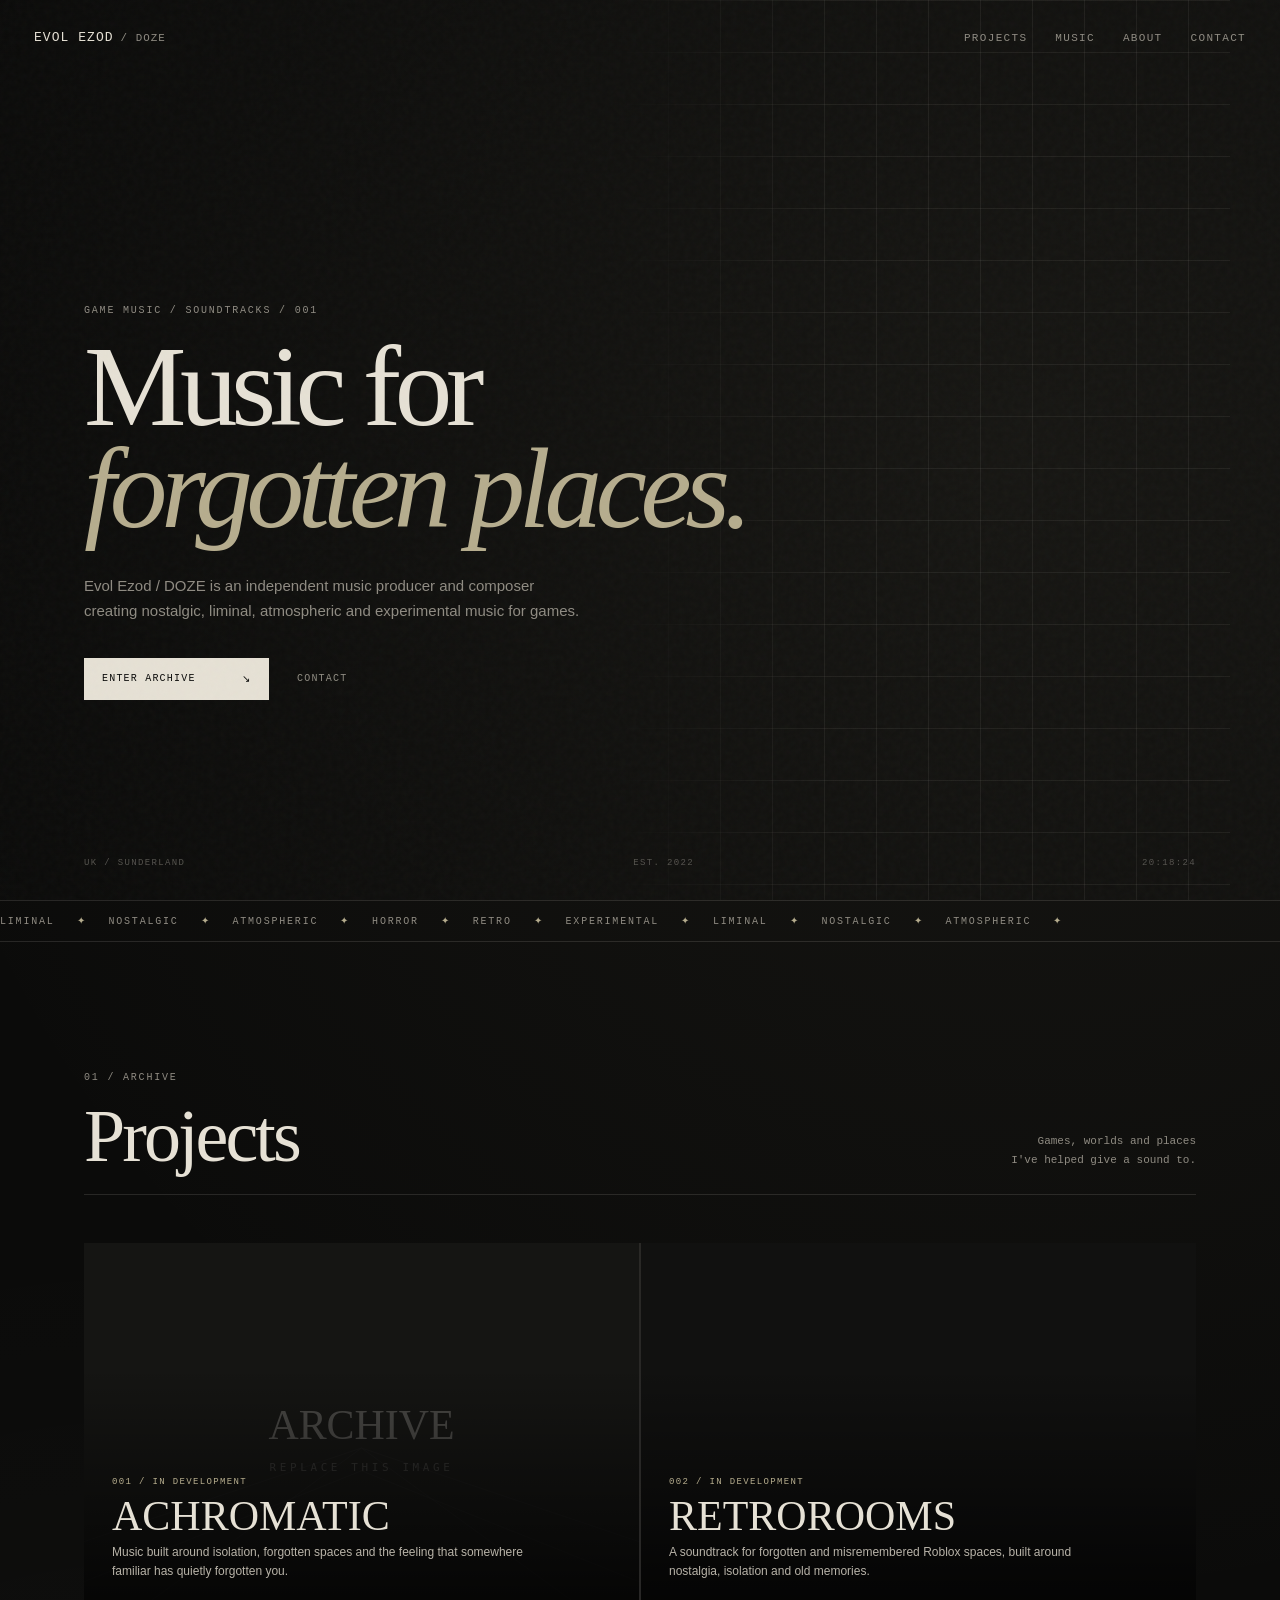
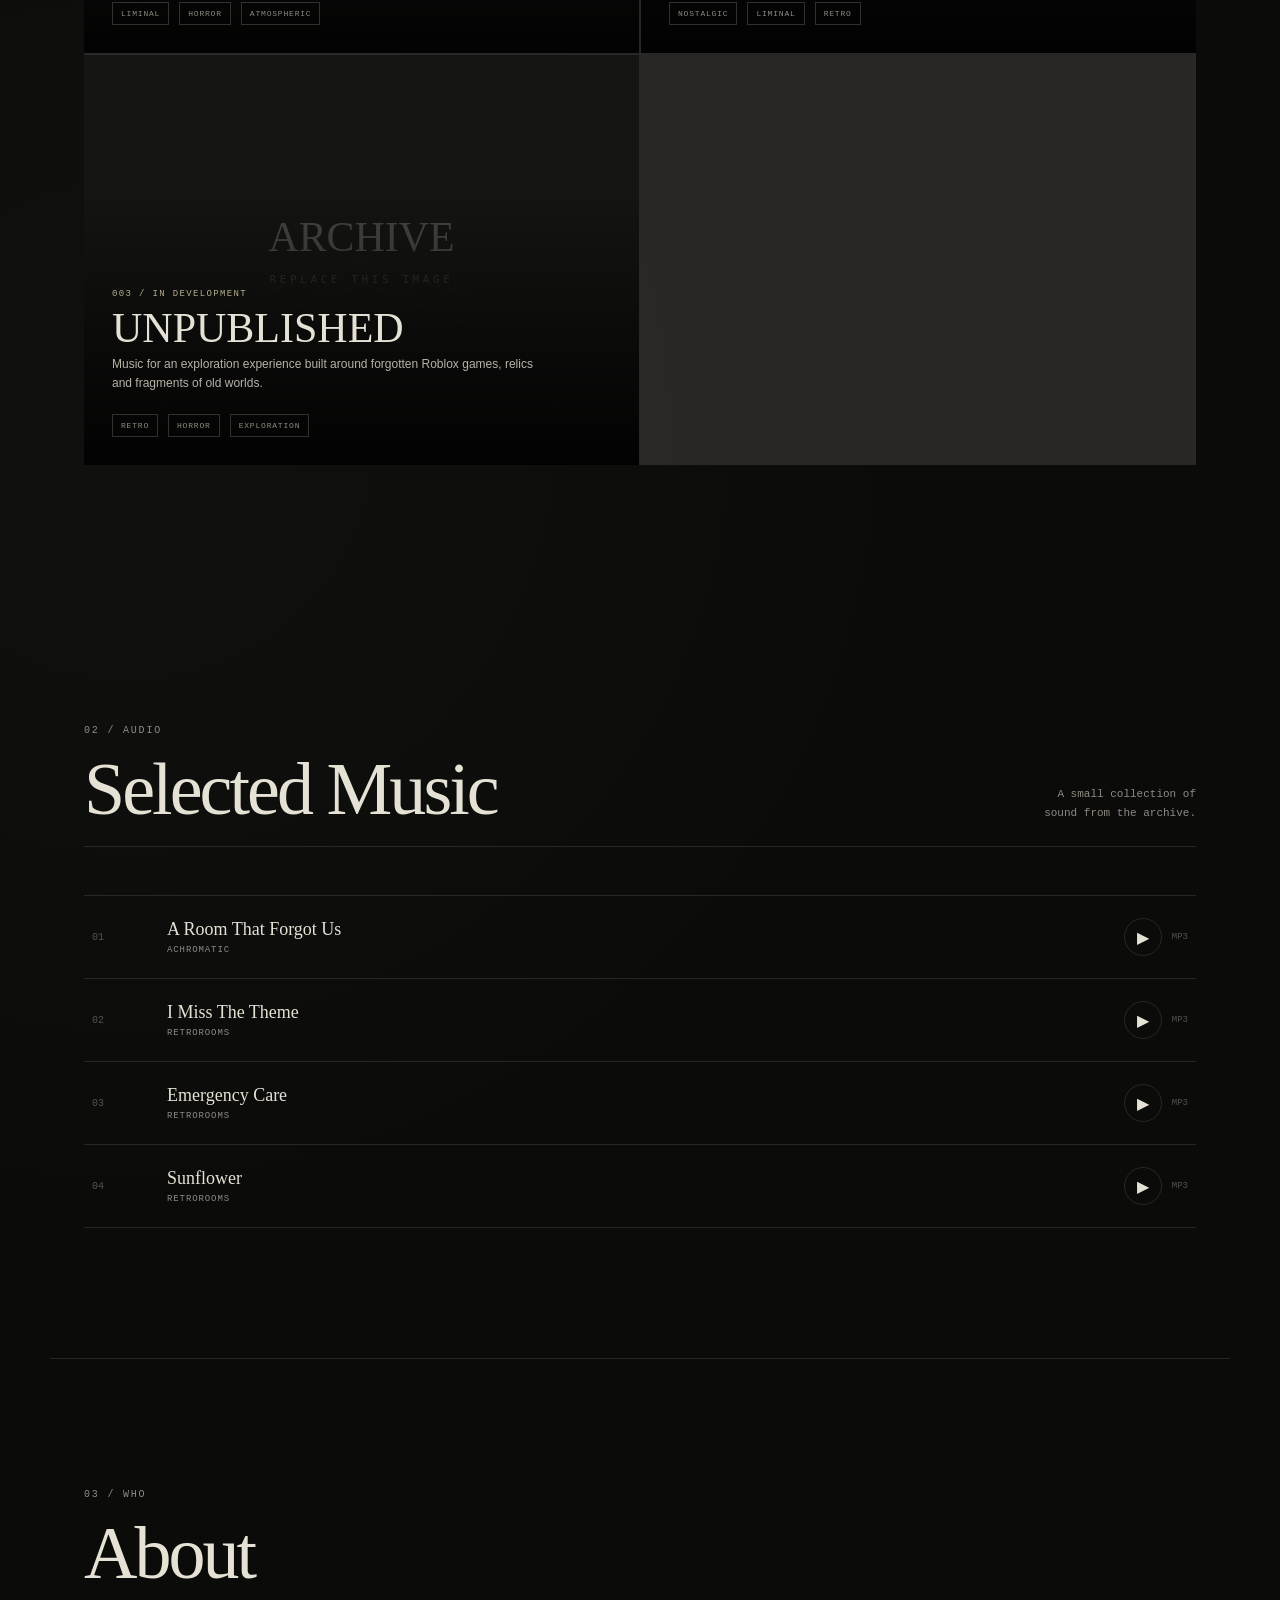
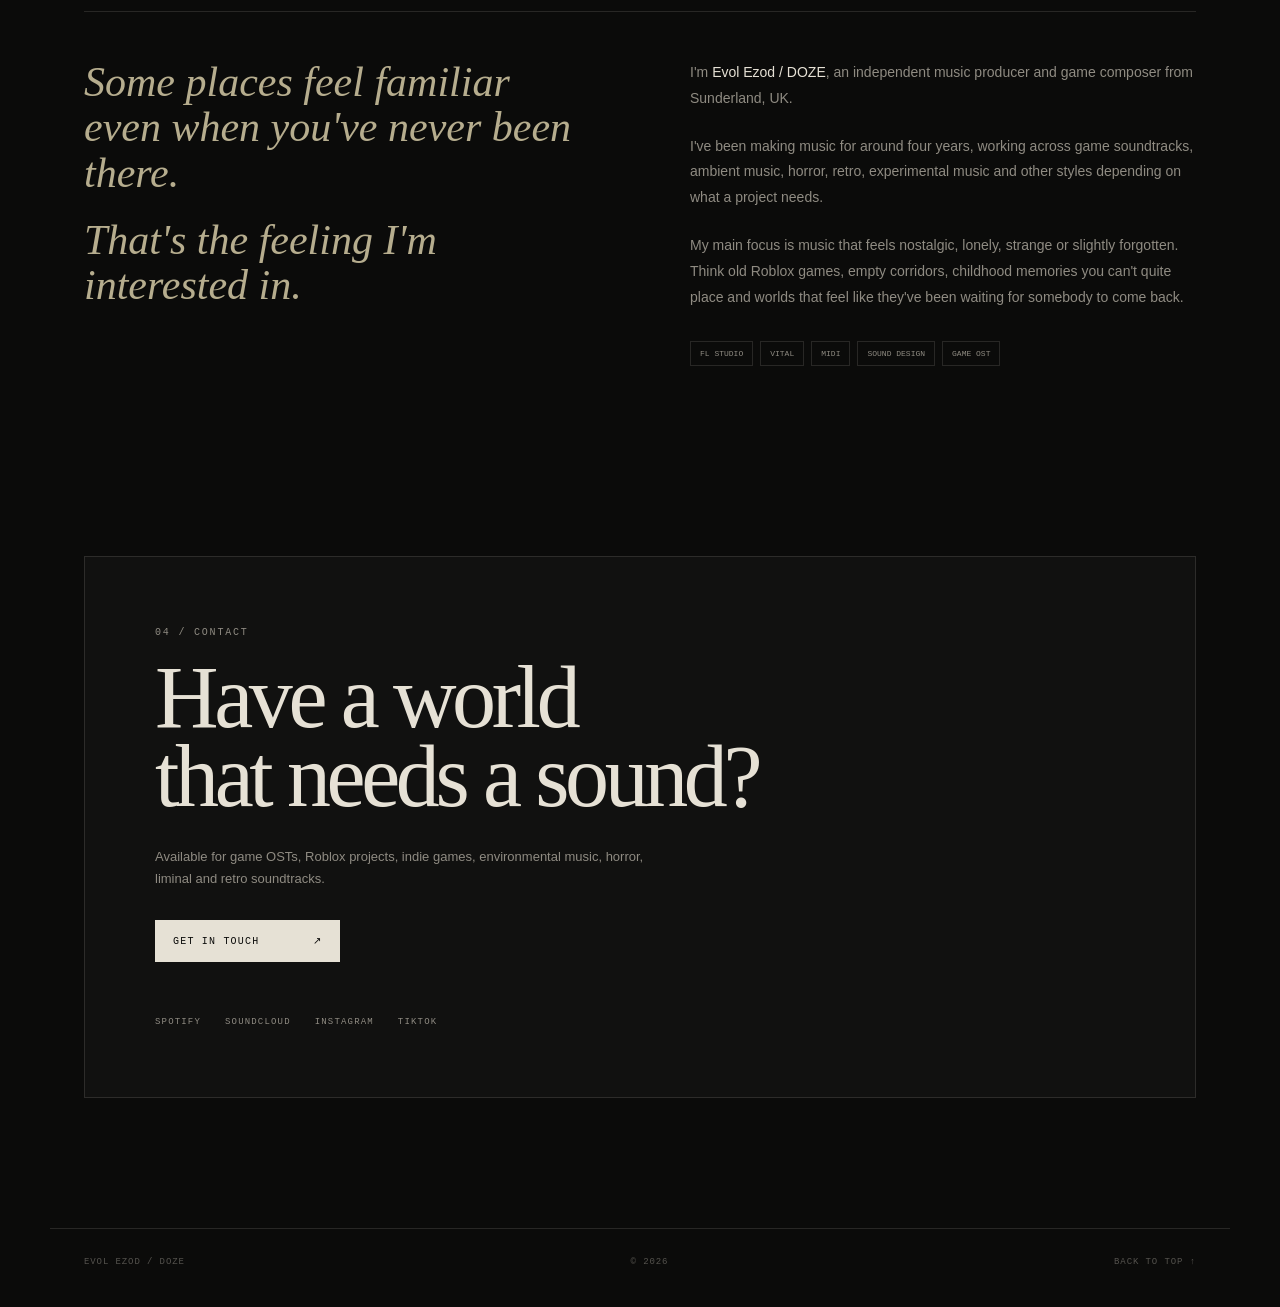
<file: index.html>
<!DOCTYPE html>
<html lang="en">
<head>
  <meta charset="UTF-8">
  <meta name="viewport" content="width=device-width, initial-scale=1.0">
  <meta name="theme-color" content="#0b0b0a">
  <meta name="description" content="Evol Ezod / DOZE — game music producer and composer. Liminal, nostalgic, atmospheric and experimental music for games.">
  <title>EVOL EZOD / DOZE — Game Music</title>
  <link rel="icon" href="assets/images/favicon.svg" type="image/svg+xml">
  <link rel="stylesheet" href="style.css">
</head>
<body>
  <div class="noise"></div>

  <header class="site-header">
    <a class="logo" href="#top" aria-label="Evol Ezod home">
      <span>EVOL EZOD</span>
      <small>/ DOZE</small>
    </a>

    <button class="menu-toggle" aria-label="Open navigation" aria-expanded="false">
      <span></span><span></span>
    </button>

    <nav class="nav" aria-label="Main navigation">
      <a href="#projects">PROJECTS</a>
      <a href="#music">MUSIC</a>
      <a href="#about">ABOUT</a>
      <a href="#contact">CONTACT</a>
    </nav>
  </header>

  <main id="top">
    <section class="hero">
      <div class="hero-grid"></div>
      <div class="hero-content">
        <p class="eyebrow">GAME MUSIC / SOUNDTRACKS / 001</p>
        <h1>Music for<br><span>forgotten places.</span></h1>
        <p class="hero-copy">
          Evol Ezod / DOZE is an independent music producer and composer creating
          nostalgic, liminal, atmospheric and experimental music for games.
        </p>
        <div class="hero-actions">
          <a class="button button-primary" href="#projects">ENTER ARCHIVE <span>↘</span></a>
          <a class="text-link" href="#contact">CONTACT</a>
        </div>
      </div>
      <div class="hero-meta">
        <span>UK / SUNDERLAND</span>
        <span>EST. 2022</span>
        <span id="clock">00:00:00</span>
      </div>
    </section>

    <section class="ticker" aria-label="Music styles">
      <div class="ticker-track">
        <span>LIMINAL</span><i>✦</i>
        <span>NOSTALGIC</span><i>✦</i>
        <span>ATMOSPHERIC</span><i>✦</i>
        <span>HORROR</span><i>✦</i>
        <span>RETRO</span><i>✦</i>
        <span>EXPERIMENTAL</span><i>✦</i>
        <span>LIMINAL</span><i>✦</i>
        <span>NOSTALGIC</span><i>✦</i>
        <span>ATMOSPHERIC</span><i>✦</i>
      </div>
    </section>

    <section id="projects" class="section">
      <div class="section-heading">
        <div>
          <p class="eyebrow">01 / ARCHIVE</p>
          <h2>Projects</h2>
        </div>
        <p class="section-note">Games, worlds and places<br>I've helped give a sound to.</p>
      </div>
      <div id="project-grid" class="project-grid"></div>
    </section>

    <section id="music" class="section music-section">
      <div class="section-heading">
        <div>
          <p class="eyebrow">02 / AUDIO</p>
          <h2>Selected Music</h2>
        </div>
        <p class="section-note">A small collection of<br>sound from the archive.</p>
      </div>
      <div id="music-list" class="music-list"></div>
    </section>

    <section id="about" class="section about-section">
      <div class="section-heading">
        <div>
          <p class="eyebrow">03 / WHO</p>
          <h2>About</h2>
        </div>
      </div>
      <div class="about-grid">
        <div class="about-statement">
          <p>Some places feel familiar even when you've never been there.</p>
          <p>That's the feeling I'm interested in.</p>
        </div>
        <div class="about-copy">
          <p>
            I'm <strong>Evol Ezod / DOZE</strong>, an independent music producer
            and game composer from Sunderland, UK.
          </p>
          <p>
            I've been making music for around four years, working across game
            soundtracks, ambient music, horror, retro, experimental music and
            other styles depending on what a project needs.
          </p>
          <p>
            My main focus is music that feels nostalgic, lonely, strange or
            slightly forgotten. Think old Roblox games, empty corridors,
            childhood memories you can't quite place and worlds that feel like
            they've been waiting for somebody to come back.
          </p>
          <div class="tools">
            <span>FL STUDIO</span>
            <span>VITAL</span>
            <span>MIDI</span>
            <span>SOUND DESIGN</span>
            <span>GAME OST</span>
          </div>
        </div>
      </div>
    </section>

    <section id="contact" class="section contact-section">
      <div class="contact-card">
        <p class="eyebrow">04 / CONTACT</p>
        <h2>Have a world<br>that needs a sound?</h2>
        <p>Available for game OSTs, Roblox projects, indie games, environmental music, horror, liminal and retro soundtracks.</p>
        <a class="button button-primary" href="mailto:YOUR-EMAIL@example.com">GET IN TOUCH <span>↗</span></a>
        <div class="socials">
          <a href="https://open.spotify.com/" target="_blank" rel="noopener">SPOTIFY</a>
          <a href="https://soundcloud.com/" target="_blank" rel="noopener">SOUNDCLOUD</a>
          <a href="https://www.instagram.com/" target="_blank" rel="noopener">INSTAGRAM</a>
          <a href="https://www.tiktok.com/" target="_blank" rel="noopener">TIKTOK</a>
        </div>
      </div>
    </section>
  </main>

  <footer>
    <span>EVOL EZOD / DOZE</span>
    <span>© <span id="year"></span></span>
    <a href="#top">BACK TO TOP ↑</a>
  </footer>

  <script src="data.js"></script>
  <script src="script.js"></script>
</body>
</html>
</file>
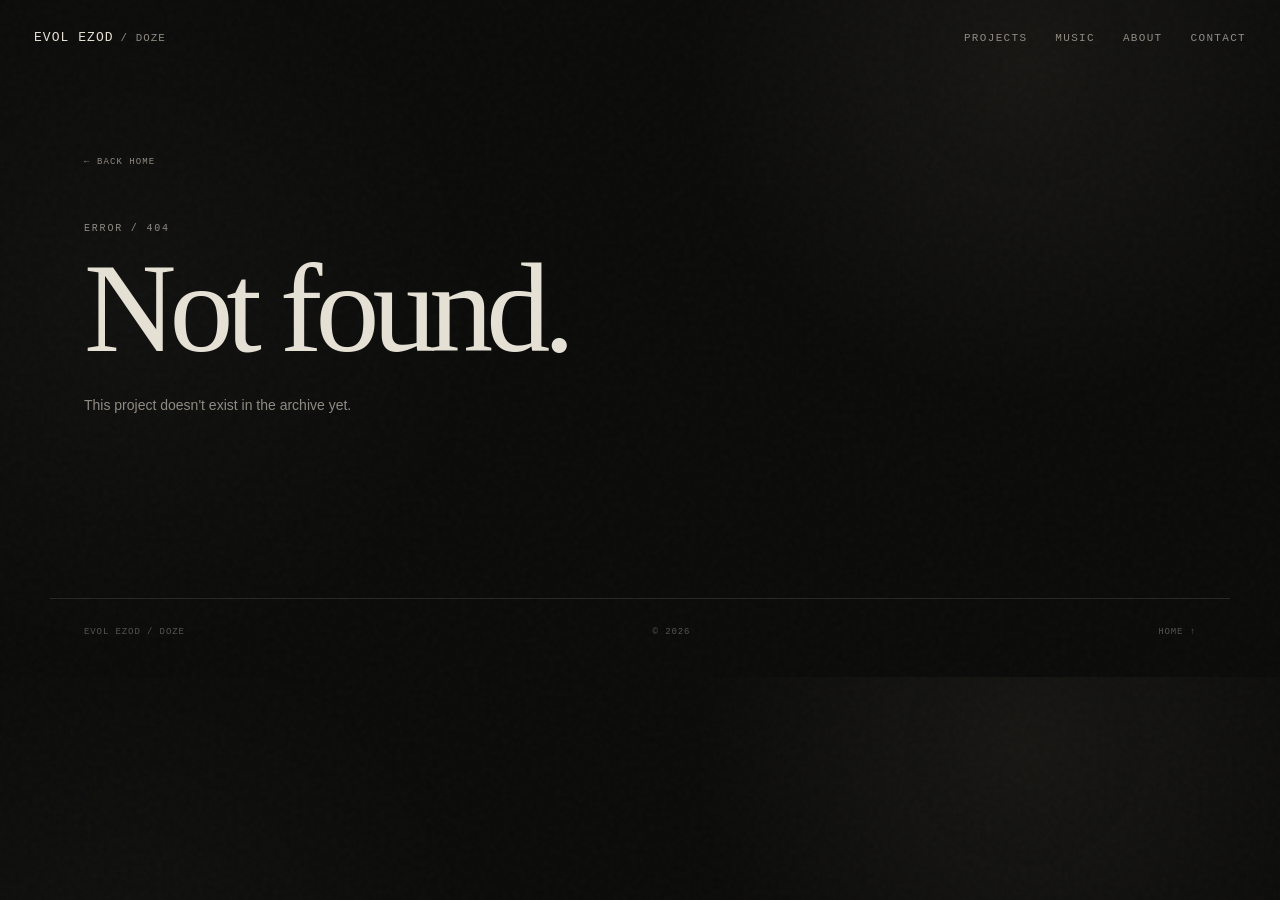
<file: projects/project-template.html>
<!DOCTYPE html>
<html lang="en">
<head>
  <meta charset="UTF-8">
  <meta name="viewport" content="width=device-width, initial-scale=1.0">
  <meta name="description" content="Game soundtrack project by Evol Ezod / DOZE.">
  <title>PROJECT — EVOL EZOD / DOZE</title>
  <link rel="stylesheet" href="../style.css">
</head>
<body>
  <div class="noise"></div>

  <header class="site-header">
    <a class="logo" href="../index.html">
      <span>EVOL EZOD</span><small>/ DOZE</small>
    </a>
    <nav class="nav">
      <a href="../index.html#projects">PROJECTS</a>
      <a href="../index.html#music">MUSIC</a>
      <a href="../index.html#about">ABOUT</a>
      <a href="../index.html#contact">CONTACT</a>
    </nav>
  </header>

  <main class="project-page">
    <a class="back" href="../index.html#projects">← BACK TO ARCHIVE</a>

    <section class="project-hero">
      <p class="eyebrow" id="project-number">PROJECT / 000</p>
      <h1 id="project-title">PROJECT</h1>
      <p class="project-description" id="project-description"></p>
    </section>

    <img class="project-cover" id="project-image" src="" alt="">

    <section class="project-info">
      <div class="info-box"><small>STATUS</small><span id="project-status"></span></div>
      <div class="info-box"><small>ROLE</small><span id="project-role"></span></div>
      <div class="info-box"><small>PLATFORM</small><span id="project-platform"></span></div>
      <div class="info-box"><small>STYLE</small><span id="project-category"></span></div>
    </section>

    <section class="project-tracks">
      <p class="eyebrow">SOUNDTRACK</p>
      <h2>Selected Music</h2>
      <div id="project-track-list" class="music-list"></div>
    </section>
  </main>

  <footer>
    <span>EVOL EZOD / DOZE</span>
    <span>© <span id="year"></span></span>
    <a href="../index.html">HOME ↑</a>
  </footer>

  <script src="../data.js"></script>
  <script>
    function escapeHTML(value = "") {
      return String(value).replace(/[&<>"']/g, char => ({
        "&":"&amp;","<":"&lt;",">":"&gt;",'"':"&quot;","'":"&#039;"
      }[char]));
    }

    const projectId = decodeURIComponent(location.pathname.split("/").pop().replace(".html", ""));
    const project = portfolioData.projects.find(p => p.id === projectId);

    if (!project) {
      document.title = "Project not found — EVOL EZOD / DOZE";
      document.querySelector("main").innerHTML = `
        <a class="back" href="../index.html">← BACK HOME</a>
        <section class="project-hero">
          <p class="eyebrow">ERROR / 404</p>
          <h1>Not found.</h1>
          <p class="project-description">This project doesn't exist in the archive yet.</p>
        </section>`;
    } else {
      document.title = `${project.title} — EVOL EZOD / DOZE`;
      document.getElementById("project-number").textContent = `${project.number} / ${project.status}`;
      document.getElementById("project-title").innerHTML = escapeHTML(project.title);
      document.getElementById("project-description").textContent = project.description;
      document.getElementById("project-image").src = `../${project.image}`;
      document.getElementById("project-image").alt = `${project.title} project artwork`;
      document.getElementById("project-status").textContent = project.status;
      document.getElementById("project-role").textContent = project.role;
      document.getElementById("project-platform").textContent = project.platform;
      document.getElementById("project-category").textContent = project.category;

      const tracks = portfolioData.tracks.filter(t => project.tracks.includes(t.id));
      const list = document.getElementById("project-track-list");

      if (!tracks.length) {
        list.innerHTML = `<div class="empty">No public tracks have been added to this project yet.</div>`;
      } else {
        list.innerHTML = tracks.map((track, index) => `
          <div class="track">
            <span class="track-no">${String(index + 1).padStart(2, "0")}</span>
            <div>
              <div class="track-title">${escapeHTML(track.title)}</div>
              <div class="track-project">${escapeHTML(track.description)}</div>
            </div>
            <div class="track-actions">
              <button class="play-button" type="button">▶</button>
              <a class="download" href="../${track.audio}" download>MP3</a>
              <audio class="audio-wrap" preload="none" src="../${track.audio}"></audio>
            </div>
          </div>
        `).join("");

        list.querySelectorAll(".play-button").forEach(button => {
          button.addEventListener("click", () => {
            const audio = button.parentElement.querySelector("audio");
            const wasPlaying = !audio.paused;

            list.querySelectorAll("audio").forEach(a => {
              a.pause();
              a.currentTime = 0;
            });
            list.querySelectorAll(".play-button").forEach(b => {
              b.classList.remove("active");
              b.textContent = "▶";
            });

            if (!wasPlaying) {
              audio.play().catch(() => {});
              button.classList.add("active");
              button.textContent = "Ⅱ";
              audio.addEventListener("ended", () => {
                button.classList.remove("active");
                button.textContent = "▶";
              }, { once: true });
            }
          });
        });
      }
    }

    document.getElementById("year").textContent = new Date().getFullYear();

    const header = document.querySelector(".site-header");
    window.addEventListener("scroll", () => header.classList.toggle("scrolled", window.scrollY > 30));
  </script>
</body>
</html>
</file>
<file: style.css>
:root {
  --bg: #0b0b0a;
  --panel: #111110;
  --panel-2: #161614;
  --text: #e6e1d5;
  --muted: #8f8b82;
  --dim: #55534e;
  --line: rgba(230, 225, 213, 0.13);
  --accent: #b6ad8e;
  --max: 1180px;
  --serif: Georgia, "Times New Roman", serif;
  --mono: "Courier New", Courier, monospace;
  --sans: Arial, Helvetica, sans-serif;
}

* { box-sizing: border-box; }
html { scroll-behavior: smooth; }
body {
  margin: 0;
  background:
    radial-gradient(circle at 80% 10%, rgba(182,173,142,.07), transparent 28%),
    radial-gradient(circle at 10% 45%, rgba(255,255,255,.025), transparent 30%),
    var(--bg);
  color: var(--text);
  font-family: var(--sans);
  overflow-x: hidden;
}
a { color: inherit; text-decoration: none; }
button { font: inherit; }

.noise {
  position: fixed;
  inset: 0;
  pointer-events: none;
  z-index: 20;
  opacity: .035;
  background-image: url("data:image/svg+xml,%3Csvg viewBox='0 0 180 180' xmlns='http://www.w3.org/2000/svg'%3E%3Cfilter id='n'%3E%3CfeTurbulence type='fractalNoise' baseFrequency='.85' numOctaves='4' stitchTiles='stitch'/%3E%3C/filter%3E%3Crect width='100%25' height='100%25' filter='url(%23n)' opacity='.8'/%3E%3C/svg%3E");
}

.site-header {
  position: fixed;
  top: 0; left: 0; right: 0;
  height: 76px;
  padding: 0 34px;
  display: flex;
  align-items: center;
  justify-content: space-between;
  z-index: 10;
  border-bottom: 1px solid transparent;
  transition: .25s ease;
}
.site-header.scrolled {
  background: rgba(11,11,10,.86);
  backdrop-filter: blur(14px);
  border-color: var(--line);
}
.logo { display: flex; align-items: baseline; gap: 7px; font-family: var(--mono); letter-spacing: .08em; font-size: 13px; }
.logo small { color: var(--muted); }
.nav { display: flex; gap: 28px; font-family: var(--mono); font-size: 11px; letter-spacing: .12em; }
.nav a { color: var(--muted); transition: color .2s; }
.nav a:hover { color: var(--text); }
.menu-toggle { display: none; background: none; border: 0; color: var(--text); }

.hero {
  min-height: 100vh;
  padding: 150px 34px 45px;
  max-width: var(--max);
  margin: auto;
  display: flex;
  flex-direction: column;
  justify-content: center;
  position: relative;
}
.hero-grid {
  position: absolute;
  inset: 0 0 0 48%;
  background-image:
    linear-gradient(var(--line) 1px, transparent 1px),
    linear-gradient(90deg, var(--line) 1px, transparent 1px);
  background-size: 52px 52px;
  mask-image: linear-gradient(90deg, transparent, black 35%, black);
  opacity: .55;
}
.hero-content { max-width: 850px; position: relative; z-index: 1; }
.eyebrow {
  margin: 0 0 20px;
  color: var(--muted);
  font-family: var(--mono);
  font-size: 10px;
  letter-spacing: .18em;
}
.hero h1 {
  margin: 0;
  font-family: var(--serif);
  font-weight: 400;
  font-size: clamp(64px, 9vw, 132px);
  line-height: .88;
  letter-spacing: -.055em;
}
.hero h1 span { color: var(--accent); font-style: italic; }
.hero-copy {
  max-width: 500px;
  color: var(--muted);
  font-size: 15px;
  line-height: 1.7;
  margin: 34px 0;
}
.hero-actions { display: flex; align-items: center; gap: 28px; }
.button {
  display: inline-flex;
  align-items: center;
  justify-content: space-between;
  gap: 30px;
  min-width: 185px;
  padding: 14px 17px;
  border: 1px solid var(--line);
  font-family: var(--mono);
  font-size: 10px;
  letter-spacing: .12em;
  transition: .2s ease;
}
.button-primary { background: var(--text); color: var(--bg); border-color: var(--text); }
.button:hover { transform: translateY(-2px); }
.text-link { font-family: var(--mono); font-size: 10px; color: var(--muted); letter-spacing: .12em; }
.hero-meta {
  position: absolute;
  bottom: 32px; left: 34px; right: 34px;
  display: flex; justify-content: space-between;
  color: var(--dim); font: 9px var(--mono); letter-spacing: .15em;
}

.ticker { overflow: hidden; border-top: 1px solid var(--line); border-bottom: 1px solid var(--line); white-space: nowrap; }
.ticker-track {
  width: max-content;
  display: flex; align-items: center; gap: 22px;
  padding: 14px 0;
  animation: ticker 28s linear infinite;
  font: 10px var(--mono); letter-spacing: .18em;
  color: var(--muted);
}
.ticker i { color: var(--accent); font-style: normal; }
@keyframes ticker { to { transform: translateX(-50%); } }

.section { max-width: var(--max); margin: auto; padding: 130px 34px; }
.section-heading {
  display: flex; justify-content: space-between; align-items: end;
  gap: 30px; margin-bottom: 48px;
  border-bottom: 1px solid var(--line); padding-bottom: 24px;
}
.section-heading h2 { margin: 0; font: 400 clamp(42px, 6vw, 74px)/.9 var(--serif); letter-spacing: -.04em; }
.section-note { margin: 0; color: var(--muted); font: 11px/1.7 var(--mono); text-align: right; }

.project-grid {
  display: grid;
  grid-template-columns: repeat(2, 1fr);
  gap: 2px;
  background: var(--line);
}
.project-card {
  min-height: 410px;
  padding: 28px;
  background: var(--panel);
  display: flex;
  flex-direction: column;
  justify-content: flex-end;
  position: relative;
  overflow: hidden;
  transition: .3s ease;
}
.project-card:hover { background: var(--panel-2); }
.project-image {
  position: absolute; inset: 0;
  background-size: cover; background-position: center;
  opacity: .28; filter: grayscale(.25) contrast(.9);
  transition: .5s ease;
}
.project-card:hover .project-image { opacity: .42; transform: scale(1.03); }
.project-overlay {
  position: absolute; inset: 0;
  background: linear-gradient(transparent 30%, rgba(0,0,0,.9));
}
.project-content { position: relative; z-index: 1; }
.project-number { font: 9px var(--mono); color: var(--accent); letter-spacing: .15em; }
.project-card h3 { margin: 10px 0 6px; font: 400 42px/.95 var(--serif); }
.project-card p { margin: 0 0 20px; max-width: 430px; color: #b8b3a8; font-size: 12px; line-height: 1.6; }
.project-meta { display: flex; gap: 10px; flex-wrap: wrap; }
.tag { border: 1px solid rgba(230,225,213,.2); padding: 6px 8px; color: var(--muted); font: 8px var(--mono); letter-spacing: .1em; }

.music-list { border-top: 1px solid var(--line); }
.track {
  display: grid;
  grid-template-columns: 55px 1fr auto;
  gap: 20px;
  align-items: center;
  padding: 22px 8px;
  border-bottom: 1px solid var(--line);
}
.track-no { color: var(--dim); font: 10px var(--mono); }
.track-title { font: 18px var(--serif); }
.track-project { margin-top: 5px; color: var(--muted); font: 9px var(--mono); letter-spacing: .1em; }
.track-actions { display: flex; align-items: center; gap: 10px; }
.play-button {
  width: 38px; height: 38px; border: 1px solid var(--line);
  border-radius: 50%; background: transparent; color: var(--text);
  cursor: pointer; transition: .2s;
}
.play-button:hover, .play-button.active { background: var(--text); color: var(--bg); }
.audio-wrap { display: none; }
.download { color: var(--dim); font: 9px var(--mono); }
.download:hover { color: var(--text); }

.about-section { border-top: 1px solid var(--line); }
.about-grid { display: grid; grid-template-columns: 1fr 1fr; gap: 100px; }
.about-statement { font: italic 42px/1.08 var(--serif); color: var(--accent); }
.about-statement p { margin: 0 0 22px; }
.about-copy { color: var(--muted); font-size: 14px; line-height: 1.85; }
.about-copy p { margin-top: 0; margin-bottom: 22px; }
.about-copy strong { color: var(--text); font-weight: 400; }
.tools { display: flex; flex-wrap: wrap; gap: 7px; margin-top: 30px; }
.tools span { border: 1px solid var(--line); padding: 7px 9px; font: 8px var(--mono); color: var(--muted); }

.contact-section { padding-top: 60px; }
.contact-card { padding: 70px; background: var(--panel); border: 1px solid var(--line); }
.contact-card h2 { margin: 0; font: 400 clamp(48px, 7vw, 88px)/.9 var(--serif); letter-spacing: -.05em; }
.contact-card > p:not(.eyebrow) { max-width: 500px; margin: 30px 0; color: var(--muted); line-height: 1.7; font-size: 13px; }
.socials { margin-top: 55px; display: flex; flex-wrap: wrap; gap: 24px; }
.socials a { font: 9px var(--mono); color: var(--muted); letter-spacing: .13em; }
.socials a:hover { color: var(--text); }

footer {
  max-width: var(--max); margin: auto; padding: 28px 34px 40px;
  border-top: 1px solid var(--line);
  display: flex; justify-content: space-between;
  color: var(--dim); font: 9px var(--mono); letter-spacing: .1em;
}

.project-page { max-width: var(--max); margin: auto; padding: 150px 34px 100px; }
.back { color: var(--muted); font: 9px var(--mono); letter-spacing: .12em; }
.project-hero { margin: 55px 0 80px; }
.project-hero h1 { margin: 0; font: 400 clamp(60px, 10vw, 140px)/.85 var(--serif); letter-spacing: -.055em; }
.project-hero h1 span { color: var(--accent); font-style: italic; }
.project-description { max-width: 620px; margin-top: 30px; color: var(--muted); line-height: 1.8; font-size: 14px; }
.project-cover { width: 100%; aspect-ratio: 2/1; object-fit: cover; display: block; border: 1px solid var(--line); margin-bottom: 70px; }
.project-info { display: grid; grid-template-columns: repeat(4, 1fr); gap: 20px; margin-bottom: 80px; }
.info-box { border-top: 1px solid var(--line); padding-top: 12px; }
.info-box small { display: block; color: var(--dim); font: 8px var(--mono); letter-spacing: .13em; margin-bottom: 7px; }
.info-box span { font: 12px var(--mono); }
.project-tracks h2 { font: 400 48px var(--serif); margin: 0 0 25px; }
.empty { color: var(--muted); font: 12px var(--mono); padding: 30px 0; }

@media (max-width: 760px) {
  .site-header { height: 64px; padding: 0 18px; }
  .menu-toggle { display: block; width: 34px; cursor: pointer; }
  .menu-toggle span { display: block; height: 1px; background: var(--text); margin: 6px 0; }
  .nav {
    position: absolute; top: 64px; left: 0; right: 0;
    display: none; flex-direction: column; gap: 0;
    background: rgba(11,11,10,.97); border-bottom: 1px solid var(--line);
  }
  .nav.open { display: flex; }
  .nav a { padding: 18px; border-top: 1px solid var(--line); }
  .hero { padding: 125px 18px 80px; min-height: 90vh; }
  .hero h1 { font-size: clamp(55px, 16vw, 90px); }
  .hero-meta { left: 18px; right: 18px; font-size: 7px; }
  .hero-meta span:nth-child(2) { display: none; }
  .section { padding: 90px 18px; }
  .section-heading { align-items: start; flex-direction: column; }
  .section-note { text-align: left; }
  .project-grid, .about-grid { grid-template-columns: 1fr; }
  .project-card { min-height: 360px; }
  .about-grid { gap: 50px; }
  .about-statement { font-size: 34px; }
  .track { grid-template-columns: 32px 1fr 42px; gap: 10px; }
  .download { display: none; }
  .contact-card { padding: 35px 22px; }
  footer { padding: 24px 18px 35px; }
  footer a { display: none; }
  .project-page { padding: 120px 18px 70px; }
  .project-hero { margin: 45px 0 55px; }
  .project-info { grid-template-columns: repeat(2, 1fr); margin-bottom: 55px; }
  .project-cover { aspect-ratio: 1/1; margin-bottom: 45px; }
}
</file>
